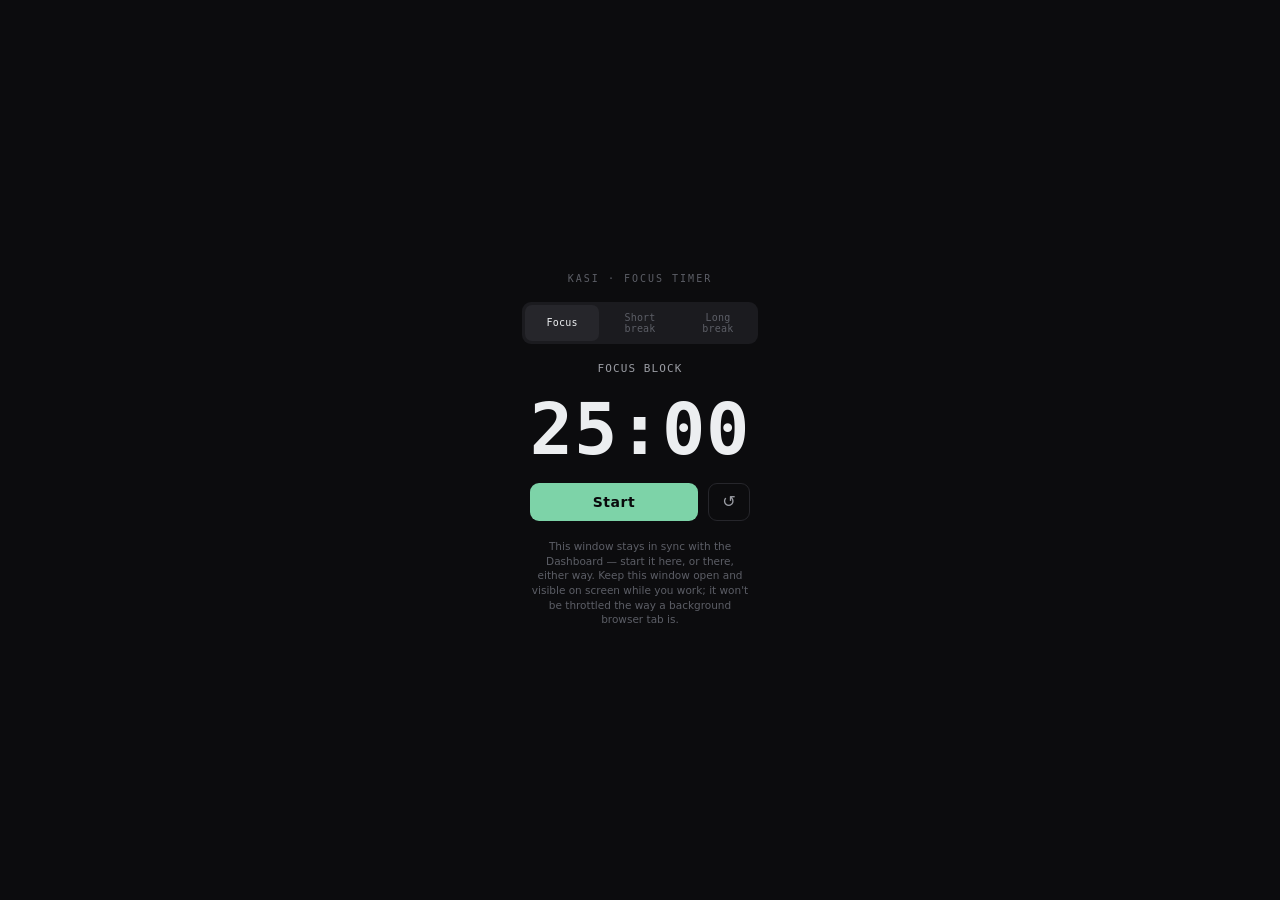
<file: pomodoro.html>
<!DOCTYPE html>
<html lang="en">
<head>
<meta charset="UTF-8">
<meta name="viewport" content="width=device-width, initial-scale=1">
<title>Focus timer — KASI</title>
<link rel="icon" href="data:,">
<style>
  :root{
    --room:#0c0c0e; --panel:#151517; --panel-2:#1b1b1f; --line:#26262b;
    --ink:#eceef0; --dim:#9a9ca3; --faint:#5c5e66; --amber:#7dd3a8;
  }
  *{box-sizing:border-box;margin:0;padding:0}
  html,body{height:100%}
  body{
    background:var(--room);color:var(--ink);
    font-family:"Bricolage Grotesque","Segoe UI",system-ui,sans-serif;
    display:flex;flex-direction:column;align-items:center;justify-content:center;
    gap:18px;padding:20px;-webkit-app-region:drag;user-select:none;
  }
  .brand{font-family:"JetBrains Mono",ui-monospace,monospace;font-size:10px;letter-spacing:.2em;color:var(--faint);text-transform:uppercase}
  .tabs{display:flex;gap:4px;background:var(--panel-2);border-radius:9px;padding:3px;-webkit-app-region:no-drag}
  .tab{
    flex:1;background:none;border:0;border-radius:7px;padding:7px 10px;cursor:pointer;
    font-family:"JetBrains Mono",monospace;font-size:10px;letter-spacing:.02em;color:var(--faint);transition:.15s;
  }
  .tab.on{background:var(--line);color:var(--ink)}
  .time{
    font-family:"JetBrains Mono",monospace;font-weight:700;font-size:72px;letter-spacing:.01em;
    color:var(--ink);line-height:1;
  }
  .mode-label{font-family:"JetBrains Mono",monospace;font-size:11px;letter-spacing:.1em;text-transform:uppercase;color:var(--dim)}
  .controls{display:flex;gap:10px;width:100%;max-width:220px;-webkit-app-region:no-drag}
  button{font-family:inherit;cursor:pointer}
  .start{
    flex:1;background:var(--amber);color:#0a0a0c;border:0;border-radius:9px;
    padding:11px;font-weight:700;font-size:14px;letter-spacing:.04em;transition:filter .15s;
  }
  .start:hover{filter:brightness(1.08)}
  .reset{
    background:none;border:1px solid var(--line);border-radius:9px;color:var(--dim);
    width:42px;font-size:16px;
  }
  .reset:hover{color:var(--amber);border-color:var(--amber)}
  .hint{font-size:10.5px;color:var(--faint);text-align:center;max-width:220px;line-height:1.4}
</style>
</head>
<body>
  <div class="brand">KASI · Focus Timer</div>
  <div class="tabs" id="tabs">
    <button class="tab on" data-mode="focus">Focus</button>
    <button class="tab" data-mode="short">Short break</button>
    <button class="tab" data-mode="long">Long break</button>
  </div>
  <div class="mode-label" id="modeLabel">Focus block</div>
  <div class="time" id="time">25:00</div>
  <div class="controls">
    <button class="start" id="startBtn">Start</button>
    <button class="reset" id="resetBtn" title="Reset">↺</button>
  </div>
  <div class="hint">This window stays in sync with the Dashboard — start it here, or there, either way. Keep this window open and visible on screen while you work; it won't be throttled the way a background browser tab is.</div>

<script src="js/store.js"></script>
<script>
(function(){
  const POMO_KEY = 'pomo.state';
  const DURATIONS = { focus: 25 * 60, short: 5 * 60, long: 15 * 60 };
  const MODE_LABEL = { focus: 'Focus block', short: 'Short break', long: 'Long break' };
  let lastCompletedAt = 0;

  function defaultState() { return { mode: 'focus', running: false, endAt: null, remaining: DURATIONS.focus, completedAt: null }; }
  function load() { return Store.get(POMO_KEY, defaultState()); }
  function save(st) { Store.set(POMO_KEY, st); }
  function remainingOf(st) { return st.running ? Math.max(0, Math.round((st.endAt - Date.now()) / 1000)) : st.remaining; }
  function fmt(s) { const m = Math.floor(s / 60), r = s % 60; return String(m).padStart(2, '0') + ':' + String(r).padStart(2, '0'); }

  const timeEl = document.getElementById('time');
  const startBtn = document.getElementById('startBtn');
  const modeLabel = document.getElementById('modeLabel');

  function paint() {
    const st = load();
    const remaining = remainingOf(st);
    timeEl.textContent = fmt(remaining);
    startBtn.textContent = st.running ? 'Pause' : (remaining === DURATIONS[st.mode] ? 'Start' : 'Resume');
    modeLabel.textContent = MODE_LABEL[st.mode] || 'Focus block';
    document.querySelectorAll('.tab').forEach(b => b.classList.toggle('on', b.dataset.mode === st.mode));
    document.title = (st.running ? fmt(remaining) + ' · ' : '') + 'Focus timer — KASI';

    if (st.running && remaining <= 0 && st.completedAt !== lastCompletedAt) {
      lastCompletedAt = st.completedAt || Date.now();
      save({ ...st, running: false, remaining: 0, endAt: null, completedAt: lastCompletedAt });
      paint();
    }
  }

  function start() {
    const st = load();
    if (st.running) return;
    const remaining = remainingOf(st);
    save({ ...st, running: true, endAt: Date.now() + remaining * 1000 });
    paint();
  }
  function pause() {
    const st = load();
    if (!st.running) return;
    save({ ...st, running: false, remaining: remainingOf(st), endAt: null });
    paint();
  }
  function reset() {
    const st = load();
    save({ ...st, running: false, remaining: DURATIONS[st.mode], endAt: null });
    paint();
  }
  function setMode(mode) {
    save({ mode, running: false, remaining: DURATIONS[mode], endAt: null, completedAt: null });
    paint();
  }

  document.querySelectorAll('.tab').forEach(b => b.onclick = () => setMode(b.dataset.mode));
  startBtn.onclick = () => load().running ? pause() : start();
  document.getElementById('resetBtn').onclick = reset;
  window.addEventListener('storage', e => { if (e.key === 'pos:' + POMO_KEY) paint(); });

  setInterval(paint, 500);
  paint();
})();
</script>
</body>
</html>
</file>
